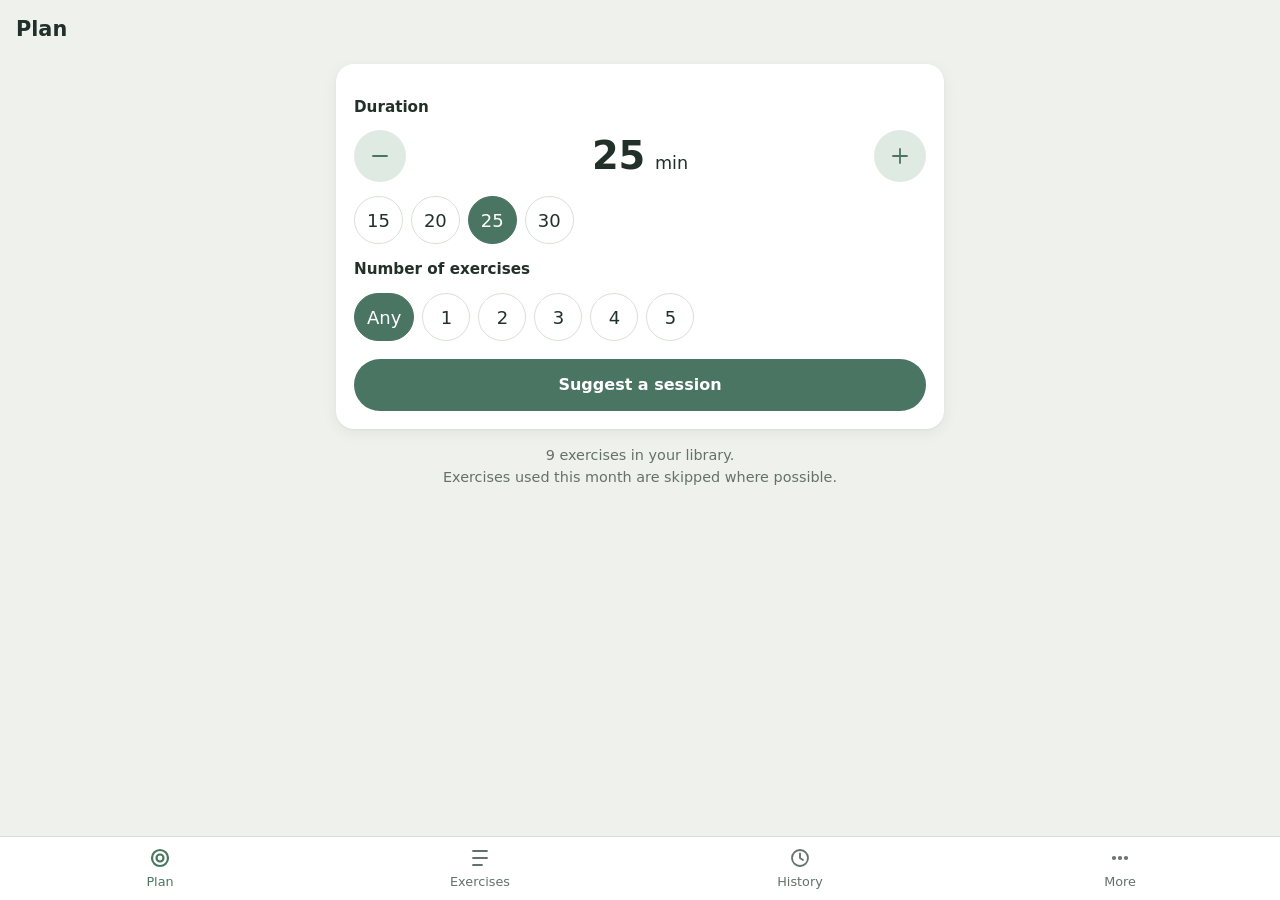
<file: index.html>
<!doctype html>
<html lang="en">
<head>
  <meta charset="utf-8">
  <meta name="viewport" content="width=device-width, initial-scale=1, viewport-fit=cover">
  <title>Breathbook</title>
  <meta name="description" content="Plan breathwork classes and keep your exercise library.">
  <meta name="theme-color" content="#eef1ec" media="(prefers-color-scheme: light)">
  <meta name="theme-color" content="#141b22" media="(prefers-color-scheme: dark)">
  <link rel="manifest" href="manifest.webmanifest">
  <link rel="icon" href="icons/icon.svg" type="image/svg+xml">
  <link rel="apple-touch-icon" href="icons/icon-192.png">
  <link rel="stylesheet" href="css/styles.css">
</head>
<body>
  <header class="app-header">
    <button type="button" class="icon-btn back-btn" id="back-btn" aria-label="Back" hidden>
      <svg viewBox="0 0 24 24" aria-hidden="true"><path d="M15 5l-7 7 7 7"/></svg>
    </button>
    <h1 id="page-title">Breathbook</h1>
  </header>

  <main id="view" tabindex="-1"></main>

  <nav class="tabbar" aria-label="Main">
    <a href="#/plan" data-tab="plan">
      <svg viewBox="0 0 24 24" aria-hidden="true"><circle cx="12" cy="12" r="8"/><circle cx="12" cy="12" r="3.5"/></svg>
      <span>Plan</span>
    </a>
    <a href="#/exercises" data-tab="exercises">
      <svg viewBox="0 0 24 24" aria-hidden="true"><path d="M5 5h14M5 12h14M5 19h9"/></svg>
      <span>Exercises</span>
    </a>
    <a href="#/history" data-tab="history">
      <svg viewBox="0 0 24 24" aria-hidden="true"><circle cx="12" cy="12" r="8"/><path d="M12 7.5V12l3 2"/></svg>
      <span>History</span>
    </a>
    <a href="#/more" data-tab="more">
      <svg viewBox="0 0 24 24" aria-hidden="true"><circle cx="6" cy="12" r="1.2"/><circle cx="12" cy="12" r="1.2"/><circle cx="18" cy="12" r="1.2"/></svg>
      <span>More</span>
    </a>
  </nav>

  <div id="toast" class="toast" role="status" aria-live="polite" hidden></div>
  <dialog id="dialog"></dialog>

  <script type="module" src="js/app.js"></script>
</body>
</html>
</file>
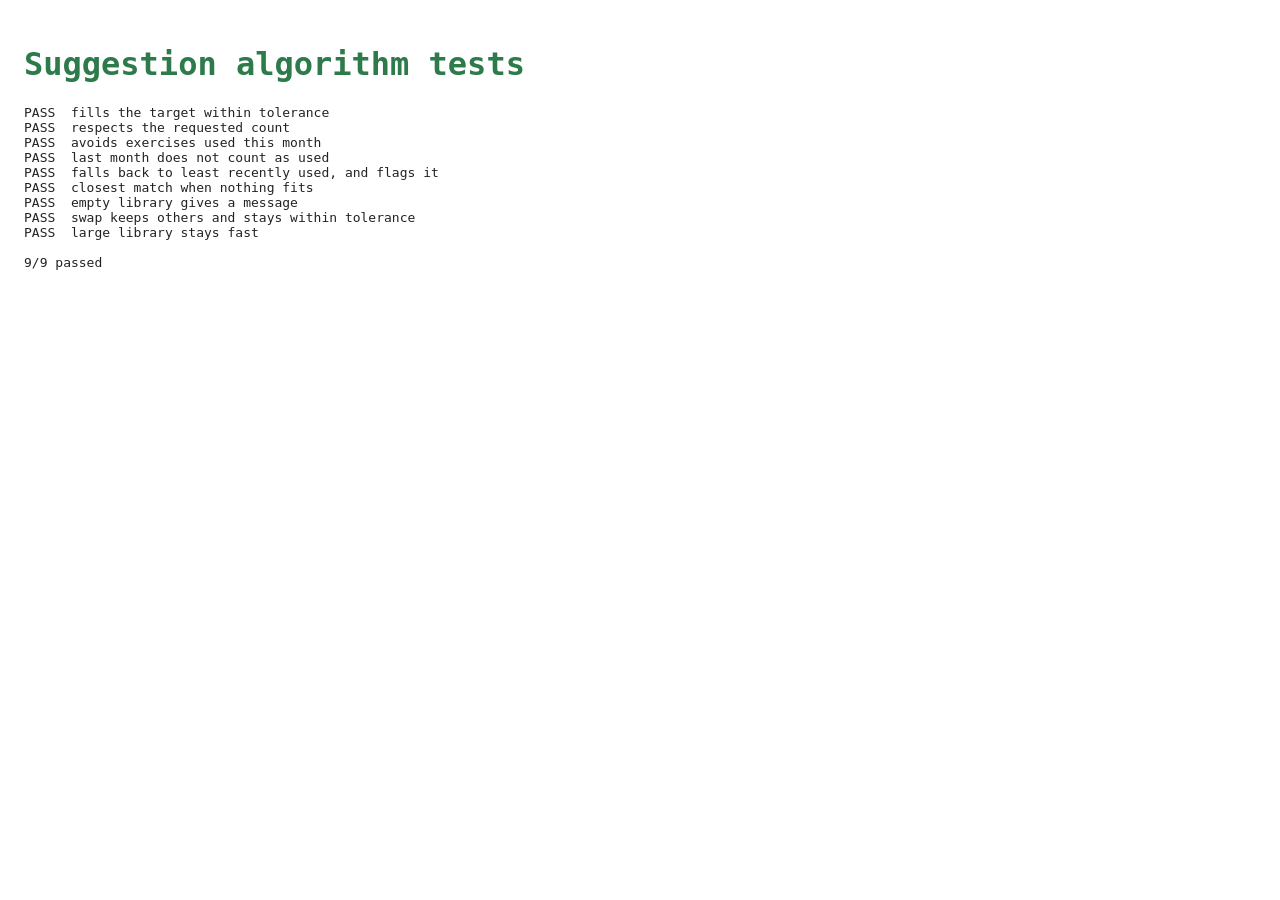
<file: tests/suggest.test.html>
<!doctype html>
<html lang="en">
<head>
  <meta charset="utf-8">
  <meta name="viewport" content="width=device-width, initial-scale=1">
  <title>Breathbook · algorithm tests</title>
  <style>
    body { font-family: ui-monospace, monospace; padding: 16px; background: #fff; color: #222; }
    body[data-result="pass"] h1 { color: #2d7a4a; }
    body[data-result="fail"] h1 { color: #b4483e; }
    pre { white-space: pre-wrap; }
  </style>
</head>
<body>
  <h1>Suggestion algorithm tests</h1>
  <pre id="out">Running…</pre>
  <script type="module" src="suggest.test.js"></script>
</body>
</html>
</file>
<file: css/styles.css>
/* Breathbook — calm, mobile-first styles. Light + automatic dark mode. */

:root {
  --bg: #eef1ec;
  --surface: #ffffff;
  --surface-2: #f5f7f3;
  --text: #22302a;
  --muted: #64716a;
  --border: #d9e0d8;
  --primary: #4b7563;
  --primary-ink: #ffffff;
  --primary-soft: #dfeae3;
  --accent: #b9875a;
  --accent-soft: #f4e8db;
  --danger: #b4483e;
  --danger-soft: #f6e1de;
  --ok: #3f7a55;
  --shadow: 0 1px 2px rgba(34, 48, 42, .06), 0 4px 16px rgba(34, 48, 42, .06);
  --radius: 18px;
  --tap: 52px;
  --tabbar-h: 64px;
  color-scheme: light;
}

@media (prefers-color-scheme: dark) {
  :root {
    --bg: #141b22;
    --surface: #1c252e;
    --surface-2: #222d37;
    --text: #e3eae6;
    --muted: #97a59e;
    --border: #2f3c47;
    --primary: #8cbca6;
    --primary-ink: #10201a;
    --primary-soft: #23382f;
    --accent: #d7aa7d;
    --accent-soft: #3a2e23;
    --danger: #e58a80;
    --danger-soft: #3d2522;
    --ok: #8cc9a0;
    --shadow: 0 1px 2px rgba(0, 0, 0, .3);
    color-scheme: dark;
  }
}

* { box-sizing: border-box; }
[hidden] { display: none !important; }

html { -webkit-text-size-adjust: 100%; }

body {
  margin: 0;
  background: var(--bg);
  color: var(--text);
  font-family: system-ui, -apple-system, "Segoe UI", Roboto, sans-serif;
  font-size: 18px;
  line-height: 1.5;
  min-height: 100dvh;
  -webkit-tap-highlight-color: transparent;
}

h1, h2 { font-weight: 600; line-height: 1.25; margin: 0; }
h2 { font-size: 1.15rem; margin-bottom: .5rem; }
p { margin: 0 0 .75rem; }
a { color: var(--primary); }

svg { width: 24px; height: 24px; fill: none; stroke: currentColor; stroke-width: 1.8; stroke-linecap: round; stroke-linejoin: round; flex: none; }

.muted { color: var(--muted); }
.small { font-size: .9rem; }
.center { text-align: center; }
.hint { color: var(--muted); font-size: .9rem; margin-top: 1rem; }
.hint svg { width: 18px; height: 18px; vertical-align: -4px; }

/* ---------- Layout ---------- */

.app-header {
  position: sticky; top: 0; z-index: 10;
  display: flex; align-items: center; gap: .25rem;
  padding: calc(env(safe-area-inset-top) + 10px) 16px 10px;
  background: var(--bg);
  min-height: 60px;
}
.app-header h1 { font-size: 1.3rem; }
.back-btn { margin-left: -10px; }

main {
  padding: 4px 16px calc(var(--tabbar-h) + env(safe-area-inset-bottom) + 96px);
  max-width: 640px;
  margin: 0 auto;
  outline: none;
}

.tabbar {
  position: fixed; left: 0; right: 0; bottom: 0; z-index: 20;
  display: grid; grid-template-columns: repeat(4, 1fr);
  height: calc(var(--tabbar-h) + env(safe-area-inset-bottom));
  padding-bottom: env(safe-area-inset-bottom);
  background: var(--surface);
  border-top: 1px solid var(--border);
}
.tabbar a {
  display: flex; flex-direction: column; align-items: center; justify-content: center; gap: 2px;
  color: var(--muted); text-decoration: none; font-size: .8rem; font-weight: 500;
}
.tabbar a.active { color: var(--primary); }
.tabbar a.active svg { stroke-width: 2.2; }

.card {
  background: var(--surface);
  border-radius: var(--radius);
  box-shadow: var(--shadow);
  padding: 18px;
  margin-bottom: 16px;
}

.row { display: flex; gap: 10px; flex-wrap: wrap; margin-top: 12px; }
.row > .btn { flex: 1 1 auto; }
.stack { display: flex; flex-direction: column; gap: 10px; margin-top: 12px; }

/* ---------- Buttons ---------- */

.btn {
  display: inline-flex; align-items: center; justify-content: center; gap: 8px;
  min-height: var(--tap);
  padding: 0 20px;
  border-radius: 999px;
  border: 1.5px solid transparent;
  font: inherit; font-weight: 600; font-size: 1rem;
  text-decoration: none; cursor: pointer;
  background: var(--surface-2); color: var(--text);
}
.btn:active { transform: scale(.98); }
.btn svg { width: 20px; height: 20px; }
.btn-primary { background: var(--primary); color: var(--primary-ink); }
.btn-secondary { background: var(--surface); color: var(--primary); border-color: var(--primary); }
.btn-ghost { background: transparent; color: var(--muted); }
.btn-danger { background: var(--danger); color: #fff; }
.btn-danger-outline { background: transparent; color: var(--danger); border-color: var(--danger); }
.btn-block { width: 100%; margin-top: 18px; }
.btn.on { background: var(--primary-soft); }

.link-btn {
  background: none; border: 0; color: var(--primary); font: inherit; font-weight: 600;
  padding: 8px 0 14px; cursor: pointer; min-height: 44px;
}

.icon-btn {
  display: inline-flex; align-items: center; justify-content: center;
  width: 48px; height: 48px; border-radius: 50%;
  border: 0; background: transparent; color: var(--muted); cursor: pointer;
}
.icon-btn:active { background: var(--surface-2); }
.icon-btn.round { background: var(--primary-soft); color: var(--primary); width: var(--tap); height: var(--tap); }

.fab {
  position: fixed; right: 20px;
  bottom: calc(var(--tabbar-h) + env(safe-area-inset-bottom) + 20px);
  width: 64px; height: 64px; border-radius: 50%;
  display: flex; align-items: center; justify-content: center;
  background: var(--primary); color: var(--primary-ink);
  box-shadow: 0 6px 20px rgba(0, 0, 0, .2);
  z-index: 15;
}
.fab svg { width: 30px; height: 30px; stroke-width: 2.2; }

/* ---------- Form controls ---------- */

.input {
  width: 100%;
  min-height: var(--tap);
  padding: 12px 14px;
  border-radius: 12px;
  border: 1.5px solid var(--border);
  background: var(--surface);
  color: var(--text);
  font: inherit;
}
.input:focus { outline: none; border-color: var(--primary); box-shadow: 0 0 0 3px var(--primary-soft); }
textarea.input { resize: vertical; line-height: 1.5; }

.form { display: flex; flex-direction: column; gap: 18px; }
.field { display: flex; flex-direction: column; gap: 6px; border: 0; padding: 0; margin: 0; }
.field-label { display: block; font-weight: 600; font-size: .95rem; margin: 14px 0 8px; }
.field .field-label { margin: 0; }
.req { font-weight: 400; color: var(--muted); font-size: .8rem; }
.field-error { color: var(--danger); font-size: .9rem; }
.field-error:empty { display: none; }

.stepper { display: flex; align-items: center; justify-content: space-between; gap: 12px; }
.stepper-value { font-size: 1.1rem; }
.stepper-value strong { font-size: 2.4rem; font-weight: 600; margin-right: 4px; }
.stepper-input { text-align: center; font-size: 1.6rem; font-weight: 600; max-width: 120px; }
.small-stepper output strong { font-size: 1.1rem; }
.small-stepper .icon-btn.round { width: 44px; height: 44px; }

.chips { display: flex; gap: 8px; flex-wrap: wrap; margin-top: 12px; }
.chip {
  min-width: 48px; min-height: 48px; padding: 0 12px;
  border-radius: 999px; border: 1.5px solid var(--border);
  background: var(--surface); color: var(--text);
  font: inherit; font-weight: 500; cursor: pointer;
}
.chip.selected { background: var(--primary); border-color: var(--primary); color: var(--primary-ink); }

.segmented { display: grid; grid-template-columns: repeat(3, 1fr); gap: 8px; }
.seg input { position: absolute; opacity: 0; pointer-events: none; }
.seg span {
  display: flex; align-items: center; justify-content: center;
  min-height: var(--tap); border-radius: 12px; border: 1.5px solid var(--border);
  background: var(--surface); font-weight: 500; cursor: pointer;
}
.seg input:checked + span { background: var(--primary); border-color: var(--primary); color: var(--primary-ink); }
.seg input:focus-visible + span { box-shadow: 0 0 0 3px var(--primary-soft); }

.sticky-actions {
  position: sticky; bottom: calc(var(--tabbar-h) + env(safe-area-inset-bottom) + 8px);
  background: var(--bg); padding: 8px 0; margin-top: 0;
}

.file-btn { position: relative; }

/* ---------- Badges & pills ---------- */

.badge {
  display: inline-block; padding: 1px 8px; border-radius: 999px;
  font-size: .75rem; font-weight: 600; vertical-align: 2px; white-space: nowrap;
}
.badge-demo { background: var(--accent-soft); color: var(--accent); text-transform: uppercase; letter-spacing: .04em; }
.badge-used { background: var(--accent-soft); color: var(--accent); }

.pill {
  display: inline-block; padding: 4px 12px; border-radius: 999px;
  background: var(--surface-2); font-size: .9rem; font-weight: 500; margin: 0;
}
.pill-ok { background: var(--primary-soft); color: var(--ok); }
.pill-warn { background: var(--accent-soft); color: var(--accent); }

.notice {
  background: var(--accent-soft); color: var(--text);
  border-left: 4px solid var(--accent);
  padding: 10px 12px; border-radius: 8px; font-size: .95rem;
}

/* ---------- Plan: suggestion ---------- */

.suggestion-head { display: flex; align-items: center; justify-content: space-between; gap: 8px; flex-wrap: wrap; }
.suggestion-total { margin: 0; font-size: 1.1rem; }
.suggestion-total strong { font-size: 2.2rem; font-weight: 600; }

.sugg-list { list-style: none; margin: 12px 0 0; padding: 0; }
.sugg-item {
  display: flex; align-items: center; gap: 4px;
  padding: 12px 0; border-top: 1px solid var(--border);
}
.sugg-text { flex: 1; min-width: 0; display: flex; flex-direction: column; }
.sugg-title { font-weight: 600; font-size: 1.05rem; }
.sugg-meta { color: var(--muted); font-size: .9rem; }
.sugg-actions { display: flex; flex: none; }
.sugg-actions .icon-btn { width: 44px; height: 44px; }

.use-row { margin-top: 20px; padding-top: 6px; border-top: 1px solid var(--border); }
.use-row .btn-block { margin-top: 12px; }

/* ---------- Plan: class view (glanceable) ---------- */

.class-head { display: flex; align-items: baseline; justify-content: space-between; margin: 4px 0 12px; }
.eyebrow { text-transform: uppercase; letter-spacing: .08em; font-size: .85rem; color: var(--muted); font-weight: 600; margin: 0; }
.class-total { margin: 0; font-size: 2rem; font-weight: 600; }
.class-total span { font-size: 1rem; color: var(--muted); font-weight: 400; }

.class-list { list-style: none; margin: 0; padding: 0; display: flex; flex-direction: column; gap: 12px; }
.class-item details { background: var(--surface); border-radius: var(--radius); box-shadow: var(--shadow); }
.class-item summary {
  list-style: none; cursor: pointer;
  display: grid; grid-template-columns: 44px 1fr; grid-template-rows: auto auto; column-gap: 12px;
  padding: 18px;
}
.class-item summary::-webkit-details-marker { display: none; }
.class-num {
  grid-row: span 2; width: 44px; height: 44px; border-radius: 50%;
  display: flex; align-items: center; justify-content: center;
  background: var(--primary-soft); color: var(--primary); font-weight: 700; font-size: 1.2rem;
}
.class-title { font-size: 1.45rem; font-weight: 600; line-height: 1.2; }
.class-meta { color: var(--muted); font-size: 1.05rem; }
.class-desc { padding: 0 18px 18px 74px; font-size: 1.15rem; line-height: 1.6; }
.class-item details[open] summary { padding-bottom: 10px; }

.notes { background: var(--surface-2); border-radius: 12px; padding: 12px 14px; margin-top: 12px; font-size: .95rem; }
.notes strong { display: block; font-size: .8rem; text-transform: uppercase; letter-spacing: .06em; color: var(--muted); margin-bottom: 4px; }
.notes p:last-child { margin-bottom: 0; }

/* ---------- Exercises ---------- */

.search-wrap { position: relative; }
.search-wrap svg { position: absolute; left: 14px; top: 50%; transform: translateY(-50%); color: var(--muted); width: 20px; height: 20px; }
.search { padding-left: 44px; }
.count-line { margin: 10px 4px; }

.ex-list, .hist-list, .picker-list { list-style: none; margin: 0; padding: 0; }
.ex-item {
  display: flex; flex-direction: column; gap: 2px;
  padding: 14px 16px; margin-bottom: 10px; min-height: 64px;
  background: var(--surface); border-radius: 14px; box-shadow: var(--shadow);
  color: var(--text); text-decoration: none;
}
.ex-title { font-weight: 600; font-size: 1.05rem; }
.ex-meta { color: var(--muted); font-size: .9rem; display: flex; flex-wrap: wrap; gap: 0 6px; align-items: baseline; }
.ex-dur { color: var(--text); font-weight: 500; }
.ex-last { flex-basis: 100%; font-size: .85rem; }
.ex-last.used { color: var(--accent); }

.empty { color: var(--muted); text-align: center; padding: 28px 8px; }
.empty-state { text-align: center; padding: 40px 12px; }
.empty-state .btn { margin-top: 12px; }

.detail-title { font-size: 1.6rem; margin-bottom: 10px; }
.detail-meta { display: flex; gap: 8px; flex-wrap: wrap; margin-bottom: 16px; }
.detail-body { font-size: 1.1rem; line-height: 1.65; background: var(--surface); border-radius: var(--radius); padding: 18px; box-shadow: var(--shadow); margin-bottom: 12px; }
.detail-body p:last-child { margin-bottom: 0; }

/* ---------- History ---------- */

.month { margin-bottom: 20px; }
.month-title { font-size: 1rem; text-transform: uppercase; letter-spacing: .06em; color: var(--muted); margin: 8px 4px 10px; }
.hist-item { background: var(--surface); border-radius: 14px; box-shadow: var(--shadow); padding: 6px 6px 12px 16px; margin-bottom: 10px; }
.hist-head { display: flex; align-items: center; gap: 10px; }
.hist-date { font-weight: 600; flex: 1; }
.hist-total { color: var(--muted); }
.hist-ex { margin: 0; padding: 0 10px 0 18px; }
.hist-ex li { padding: 2px 0; }

/* ---------- More ---------- */

.setting { display: flex; align-items: center; justify-content: space-between; gap: 12px; padding: 8px 0; }
.setting > span { flex: 1; }

/* ---------- Dialog & toast ---------- */

dialog {
  border: 0; padding: 0; border-radius: 22px;
  width: min(560px, calc(100vw - 32px));
  max-height: calc(100dvh - 48px);
  background: var(--surface); color: var(--text);
  box-shadow: 0 20px 60px rgba(0, 0, 0, .3);
}
dialog::backdrop { background: rgba(10, 20, 16, .45); }
.dialog-body { padding: 22px; display: flex; flex-direction: column; gap: 12px; }
.dialog-body h2 { font-size: 1.25rem; margin: 0; }
.dialog-body p { margin: 0; color: var(--muted); }
.dialog-actions { display: flex; gap: 10px; justify-content: flex-end; flex-wrap: wrap; margin-top: 8px; }
.dialog-actions .btn { flex: 1 1 auto; }

.picker { max-height: calc(100dvh - 48px); }
.picker-list { overflow-y: auto; max-height: 55dvh; margin: 0 -8px; }
.picker-item {
  display: flex; flex-direction: column; align-items: flex-start; gap: 2px; width: 100%;
  min-height: 60px; padding: 10px 12px; border: 0; border-radius: 12px;
  background: transparent; color: var(--text); font: inherit; text-align: left; cursor: pointer;
}
.picker-item:active { background: var(--surface-2); }
.picker-title { font-weight: 600; }
.picker-meta { color: var(--muted); font-size: .9rem; }
.picker-total { display: block; color: var(--primary); font-weight: 500; }

.toast {
  position: fixed; left: 16px; right: 16px; z-index: 50;
  bottom: calc(var(--tabbar-h) + env(safe-area-inset-bottom) + 16px);
  max-width: 560px; margin: 0 auto;
  display: flex; align-items: center; justify-content: space-between; gap: 12px;
  background: var(--text); color: var(--bg);
  padding: 14px 18px; border-radius: 14px; font-size: .95rem;
  opacity: 0; transform: translateY(8px); transition: opacity .2s, transform .2s;
}
.toast.show { opacity: 1; transform: none; }
.toast-action { background: none; border: 0; color: var(--bg); font: inherit; font-weight: 700; text-decoration: underline; min-height: 44px; cursor: pointer; }

@media (prefers-reduced-motion: reduce) {
  * { transition: none !important; }
}
</file>
